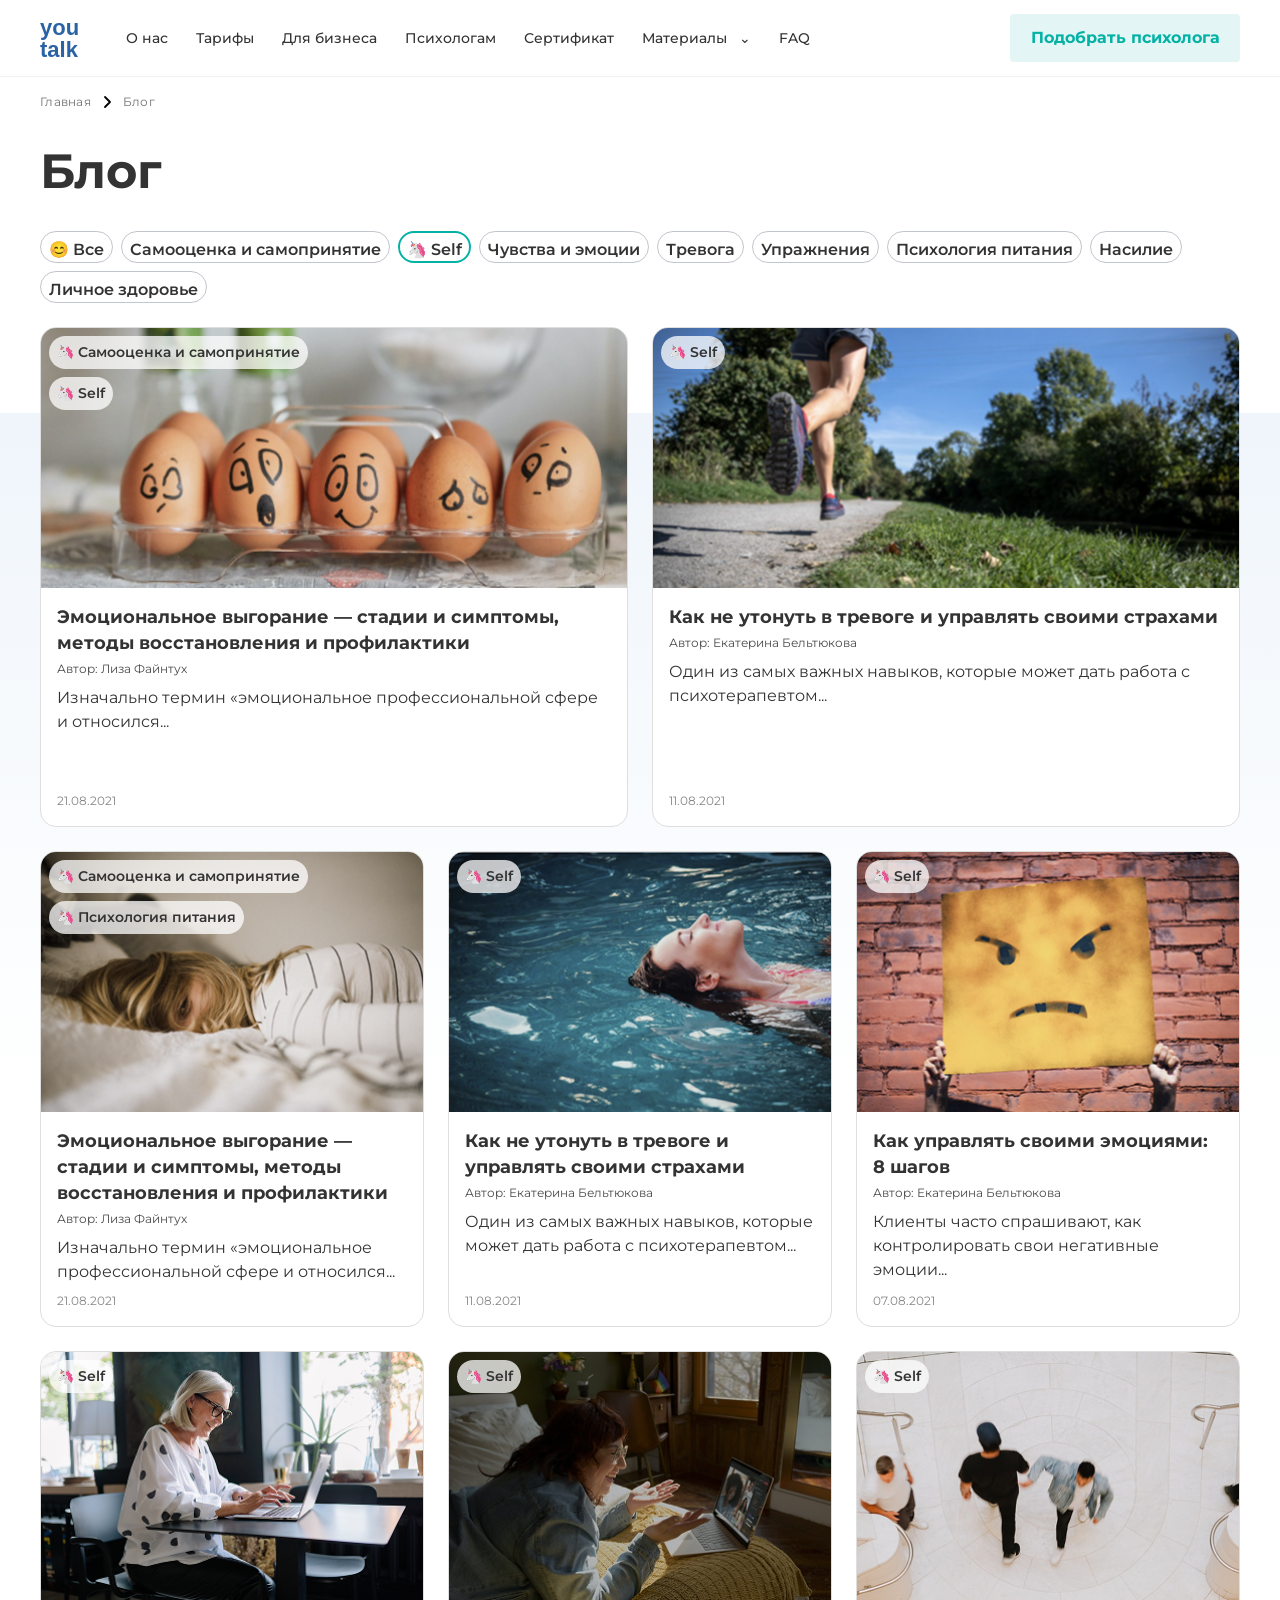
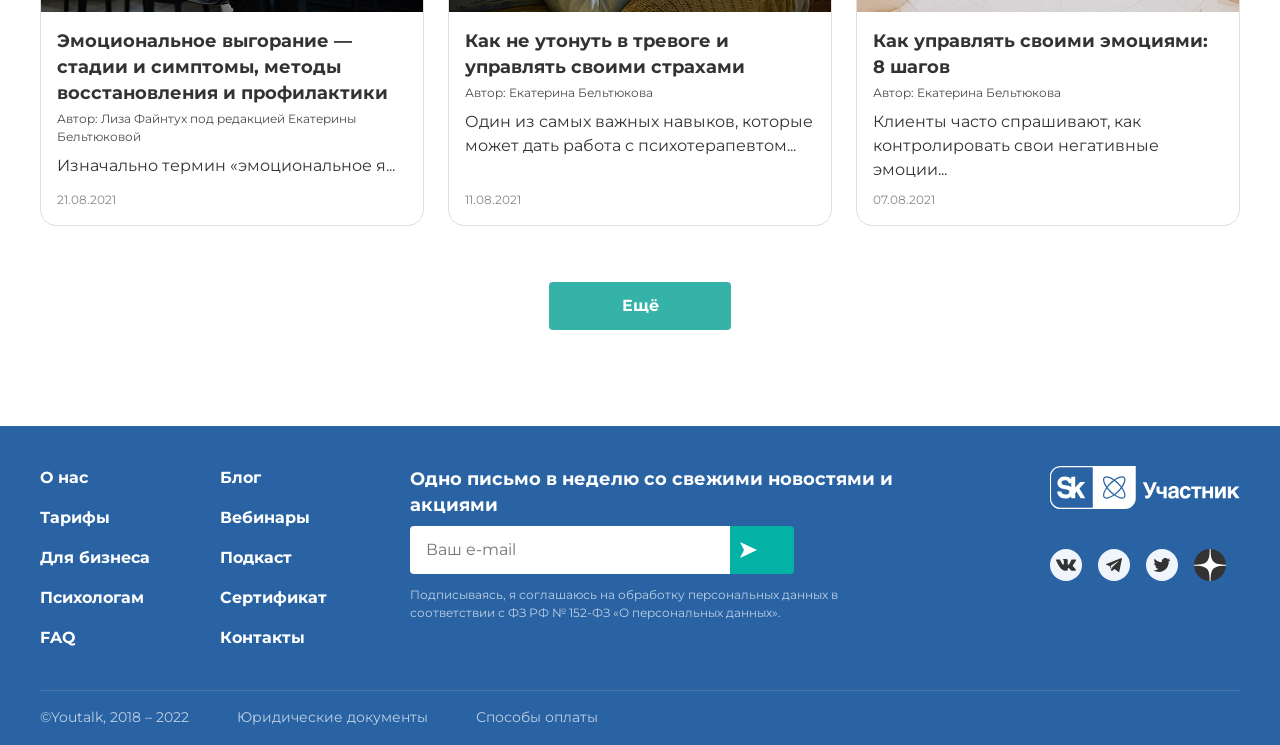
<file: index.html>
<!DOCTYPE html>
<html lang="ru">
 <head>
  <meta charset="utf-8"/>
  <meta content="width=device-width, initial-scale=1.0" name="viewport"/>
  <meta content="Блог YouTalk о психологии, самопомощи и личных границах" name="description"/>
  <title>
   YouTalk — Блог
  </title>
  <link href="styles.css" rel="stylesheet"/>
 </head>
 <body>
  <header class="header">
   <div class="header__container container">
    <a aria-label="YouTalk главная" class="header__logo" href="index.html">
     <img alt="YouTalk" src="assets/icons/logo.svg"/>
    </a>
    <nav aria-label="Основная навигация" class="header__nav">
     <ul class="header__menu">
      <li>
       <a class="header__link" href="#">
        О нас
       </a>
      </li>
      <li>
       <a class="header__link" href="#">
        Тарифы
       </a>
      </li>
      <li>
       <a class="header__link" href="#">
        Для бизнеса
       </a>
      </li>
      <li>
       <a class="header__link" href="#">
        Психологам
       </a>
      </li>
      <li>
       <a class="header__link" href="#">
        Сертификат
       </a>
      </li>
      <li>
       <a class="header__link header__link--arrow" href="#">
        Материалы
       </a>
      </li>
      <li>
       <a class="header__link" href="#">
        FAQ
       </a>
      </li>
     </ul>
    </nav>
    <button class="button button--light header__button" type="button">
     Подобрать психолога
    </button>
    <button aria-label="Открыть меню" class="burger" type="button">
     <span>
     </span>
     <span>
     </span>
     <span>
     </span>
    </button>
   </div>
  </header>
  <main class="main">
   <section aria-labelledby="blog-title" class="blog container">
    <nav aria-label="Хлебные крошки" class="breadcrumbs">
     <a href="#">
      Главная
     </a>
     <span>
     </span>
     <span>
      Блог
     </span>
    </nav>
    <h1 class="blog__title" id="blog-title">
     Блог
    </h1>
    <div aria-label="Темы статей" class="tags">
     <button class="tag" type="button">
      😊 Все
     </button>
     <button class="tag" type="button">
      Самооценка и самопринятие
     </button>
     <button class="tag tag--active" type="button">
      🦄 Self
     </button>
     <button class="tag" type="button">
      Чувства и эмоции
     </button>
     <button class="tag" type="button">
      Тревога
     </button>
     <button class="tag" type="button">
      Упражнения
     </button>
     <button class="tag" type="button">
      Психология питания
     </button>
     <button class="tag" type="button">
      Насилие
     </button>
     <button class="tag" type="button">
      Личное здоровье
     </button>
    </div>
    <section aria-label="Список статей" class="cards">
     <article class="card card--wide">
      <a class="card__image-link" href="article.html">
       <img alt="Яйца с нарисованными эмоциями" class="card__image" src="assets/img/card-eggs.png"/>
      </a>
      <div class="card__tags">
       <span>
        🦄 Самооценка и самопринятие
       </span>
       <span>
        🦄 Self
       </span>
      </div>
      <div class="card__body">
       <h2 class="card__title">
        <a href="article.html">
         Эмоциональное выгорание — стадии и симптомы, методы восстановления и профилактики
        </a>
       </h2>
       <p class="card__author">
        Автор: Лиза Файнтух
       </p>
       <p class="card__text">
        Изначально термин «эмоциональное профессиональной сфере и относился...
       </p>
       <time class="card__date" datetime="2021-08-21">
        21.08.2021
       </time>
      </div>
     </article>
     <article class="card card--wide">
      <a class="card__image-link" href="article.html">
       <img alt="Человек бежит по дороге" class="card__image" src="assets/img/card-run.png"/>
      </a>
      <div class="card__tags">
       <span>
        🦄 Self
       </span>
      </div>
      <div class="card__body">
       <h2 class="card__title">
        <a href="article.html">
         Как не утонуть в тревоге и управлять своими страхами
        </a>
       </h2>
       <p class="card__author">
        Автор: Екатерина Бельтюкова
       </p>
       <p class="card__text">
        Один из самых важных навыков, которые может дать работа с психотерапевтом...
       </p>
       <time class="card__date" datetime="2021-08-11">
        11.08.2021
       </time>
      </div>
     </article>
     <article class="card">
      <img alt="Девушка лежит на кровати" class="card__image" src="assets/img/card-sleep.png"/>
      <div class="card__tags">
       <span>
        🦄 Самооценка и самопринятие
       </span>
       <span>
        🦄 Психология питания
       </span>
      </div>
      <div class="card__body">
       <h2 class="card__title">
        <a href="article.html">
         Эмоциональное выгорание — стадии и симптомы, методы восстановления и профилактики
        </a>
       </h2>
       <p class="card__author">
        Автор: Лиза Файнтух
       </p>
       <p class="card__text">
        Изначально термин «эмоциональное профессиональной сфере и относился...
       </p>
       <time class="card__date">
        21.08.2021
       </time>
      </div>
     </article>
     <article class="card">
      <img alt="Человек лежит на воде" class="card__image" src="assets/img/card-water.png"/>
      <div class="card__tags">
       <span>
        🦄 Self
       </span>
      </div>
      <div class="card__body">
       <h2 class="card__title">
        <a href="article.html">
         Как не утонуть в тревоге и управлять своими страхами
        </a>
       </h2>
       <p class="card__author">
        Автор: Екатерина Бельтюкова
       </p>
       <p class="card__text">
        Один из самых важных навыков, которые может дать работа с психотерапевтом...
       </p>
       <time class="card__date">
        11.08.2021
       </time>
      </div>
     </article>
     <article class="card">
      <img alt="Плакат с сердитым лицом" class="card__image" src="assets/img/card-angry.png"/>
      <div class="card__tags">
       <span>
        🦄 Self
       </span>
      </div>
      <div class="card__body">
       <h2 class="card__title">
        <a href="article.html">
         Как управлять своими эмоциями: 8 шагов
        </a>
       </h2>
       <p class="card__author">
        Автор: Екатерина Бельтюкова
       </p>
       <p class="card__text">
        Клиенты часто спрашивают, как контролировать свои негативные эмоции...
       </p>
       <time class="card__date">
        07.08.2021
       </time>
      </div>
     </article>
     <article class="card">
      <img alt="Женщина работает за ноутбуком" class="card__image" src="assets/img/card-laptop.png"/>
      <div class="card__tags">
       <span>
        🦄 Self
       </span>
      </div>
      <div class="card__body">
       <h2 class="card__title">
        <a href="article.html">
         Эмоциональное выгорание — стадии и симптомы, методы восстановления и профилактики
        </a>
       </h2>
       <p class="card__author">
        Автор: Лиза Файнтух под редакцией Екатерины Бельтюковой
       </p>
       <p class="card__text">
        Изначально термин «эмоциональное я...
       </p>
       <time class="card__date">
        21.08.2021
       </time>
      </div>
     </article>
     <article class="card">
      <img alt="Онлайн-разговор по видеосвязи" class="card__image" src="assets/img/card-online.png"/>
      <div class="card__tags">
       <span>
        🦄 Self
       </span>
      </div>
      <div class="card__body">
       <h2 class="card__title">
        <a href="article.html">
         Как не утонуть в тревоге и управлять своими страхами
        </a>
       </h2>
       <p class="card__author">
        Автор: Екатерина Бельтюкова
       </p>
       <p class="card__text">
        Один из самых важных навыков, которые может дать работа с психотерапевтом...
       </p>
       <time class="card__date">
        11.08.2021
       </time>
      </div>
     </article>
     <article class="card">
      <img alt="Люди в светлом помещении" class="card__image" src="assets/img/card-people.png"/>
      <div class="card__tags">
       <span>
        🦄 Self
       </span>
      </div>
      <div class="card__body">
       <h2 class="card__title">
        <a href="article.html">
         Как управлять своими эмоциями: 8 шагов
        </a>
       </h2>
       <p class="card__author">
        Автор: Екатерина Бельтюкова
       </p>
       <p class="card__text">
        Клиенты часто спрашивают, как контролировать свои негативные эмоции...
       </p>
       <time class="card__date">
        07.08.2021
       </time>
      </div>
     </article>
    </section>
    <button class="button button--primary blog__more" type="button">
     Ещё
    </button>
   </section>
  </main>
  <footer class="footer">
   <div class="footer__container container">
    <nav aria-label="Навигация в подвале" class="footer__nav">
     <ul>
      <li>
       <a href="#">
        О нас
       </a>
      </li>
      <li>
       <a href="#">
        Тарифы
       </a>
      </li>
      <li>
       <a href="#">
        Для бизнеса
       </a>
      </li>
      <li>
       <a href="#">
        Психологам
       </a>
      </li>
      <li>
       <a href="#">
        FAQ
       </a>
      </li>
     </ul>
     <ul>
      <li>
       <a href="index.html">
        Блог
       </a>
      </li>
      <li>
       <a href="#">
        Вебинары
       </a>
      </li>
      <li>
       <a href="#">
        Подкаст
       </a>
      </li>
      <li>
       <a href="#">
        Сертификат
       </a>
      </li>
      <li>
       <a href="#">
        Контакты
       </a>
      </li>
     </ul>
    </nav>
    <section aria-labelledby="subscribe-title" class="subscribe">
     <h2 id="subscribe-title">
      Одно письмо в неделю со свежими новостями и акциями
     </h2>
     <form class="subscribe__form">
      <label class="visually-hidden" for="email">
       Ваш e-mail
      </label>
      <input id="email" placeholder="Ваш e-mail" type="email"/>
      <button aria-label="Подписаться" type="submit">
       <img alt="" src="assets/icons/send.svg"/>
      </button>
     </form>
     <p>
      Подписываясь, я соглашаюсь на обработку персональных данных в соответствии с ФЗ РФ № 152-ФЗ «О персональных данных».
     </p>
    </section>
    <div class="footer__social">
     <img alt="Sk Участник" class="footer__participant" src="assets/icons/participant-logo.svg"/>
     <div class="footer__social-list">
      <a aria-label="ВКонтакте" href="#">
       <img alt="" src="assets/icons/social-vk.svg"/>
      </a>
      <a aria-label="Telegram" href="#">
       <img alt="" src="assets/icons/social-tg.svg"/>
      </a>
      <a aria-label="Twitter" href="#">
       <img alt="" src="assets/icons/social-tw.svg"/>
      </a>
      <a aria-label="Дзен" href="#">
       <img alt="" src="assets/icons/social-dzen.svg"/>
      </a>
     </div>
    </div>
    <div class="footer__bottom">
     <span>
      ©Youtalk, 2018 – 2022
     </span>
     <a href="#">
      Юридические документы
     </a>
     <a href="#">
      Способы оплаты
     </a>
    </div>
   </div>
  </footer>
 </body>
</html>
</file>
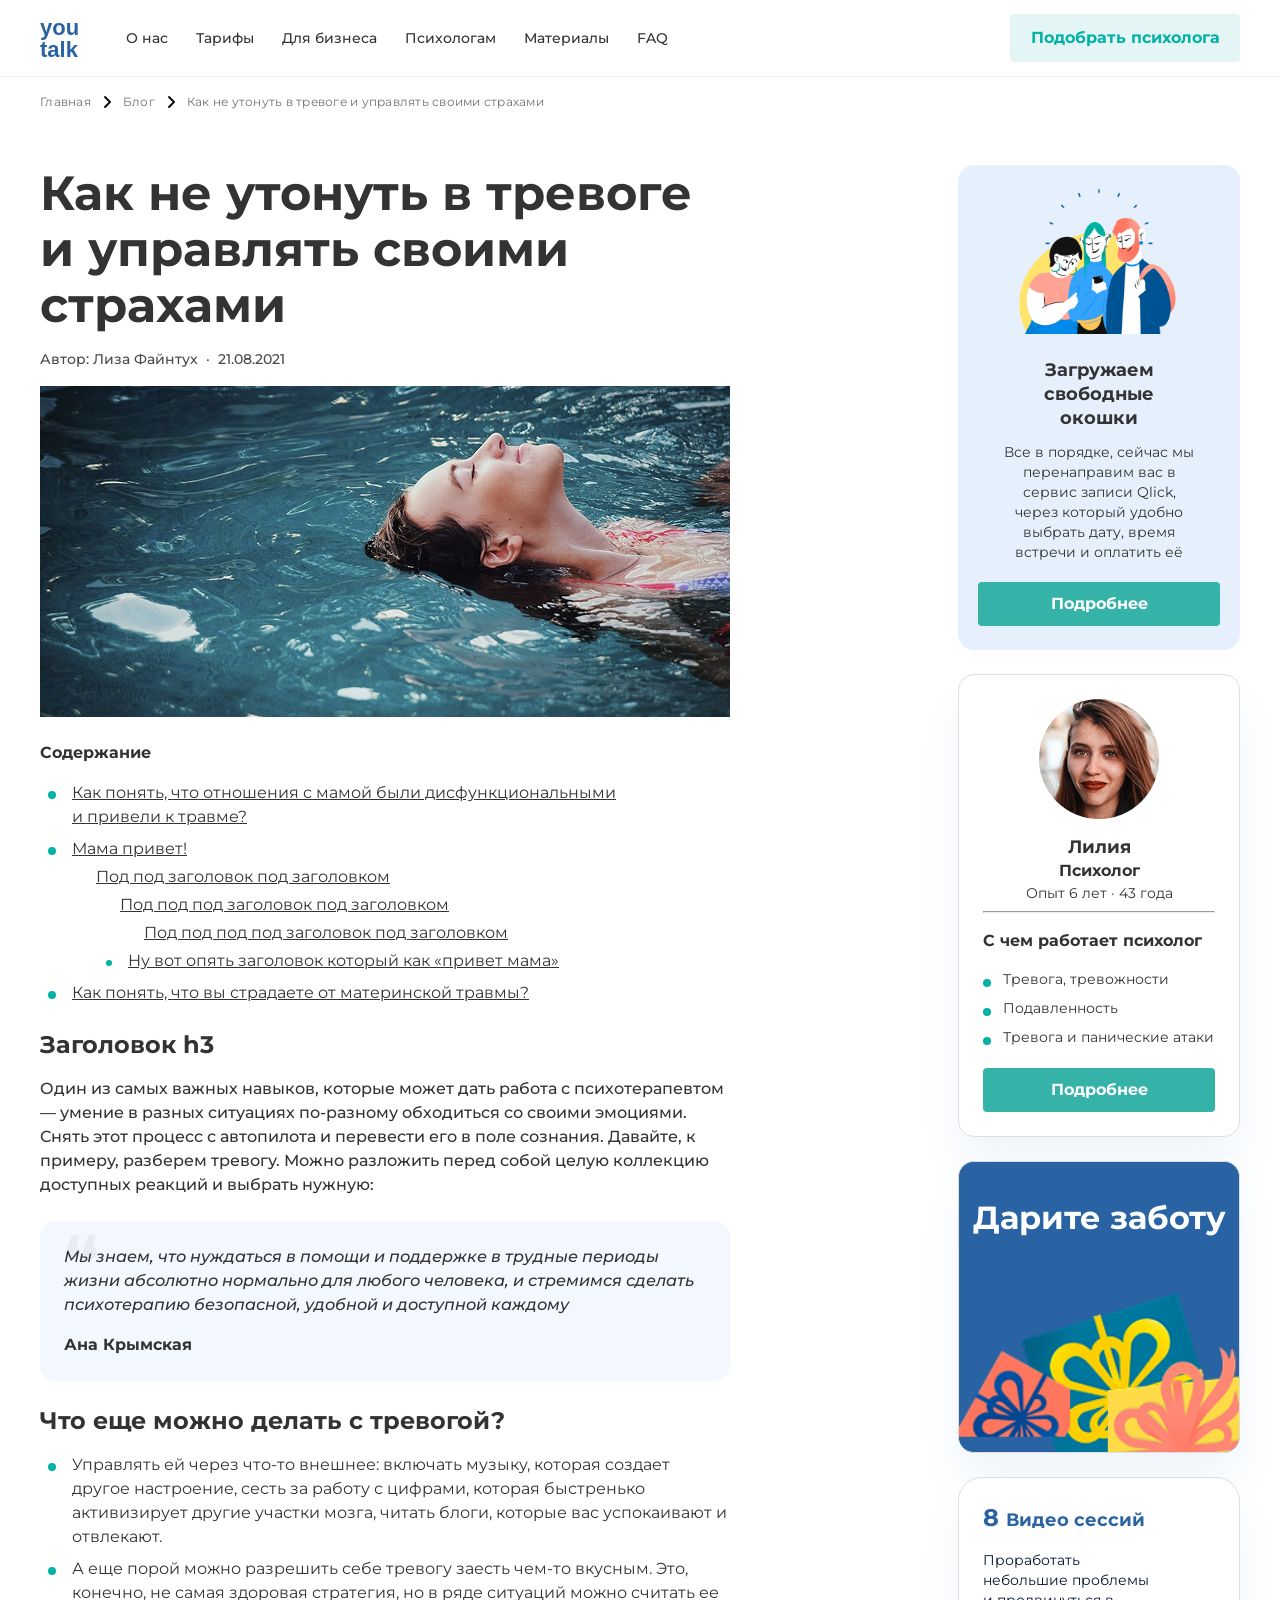
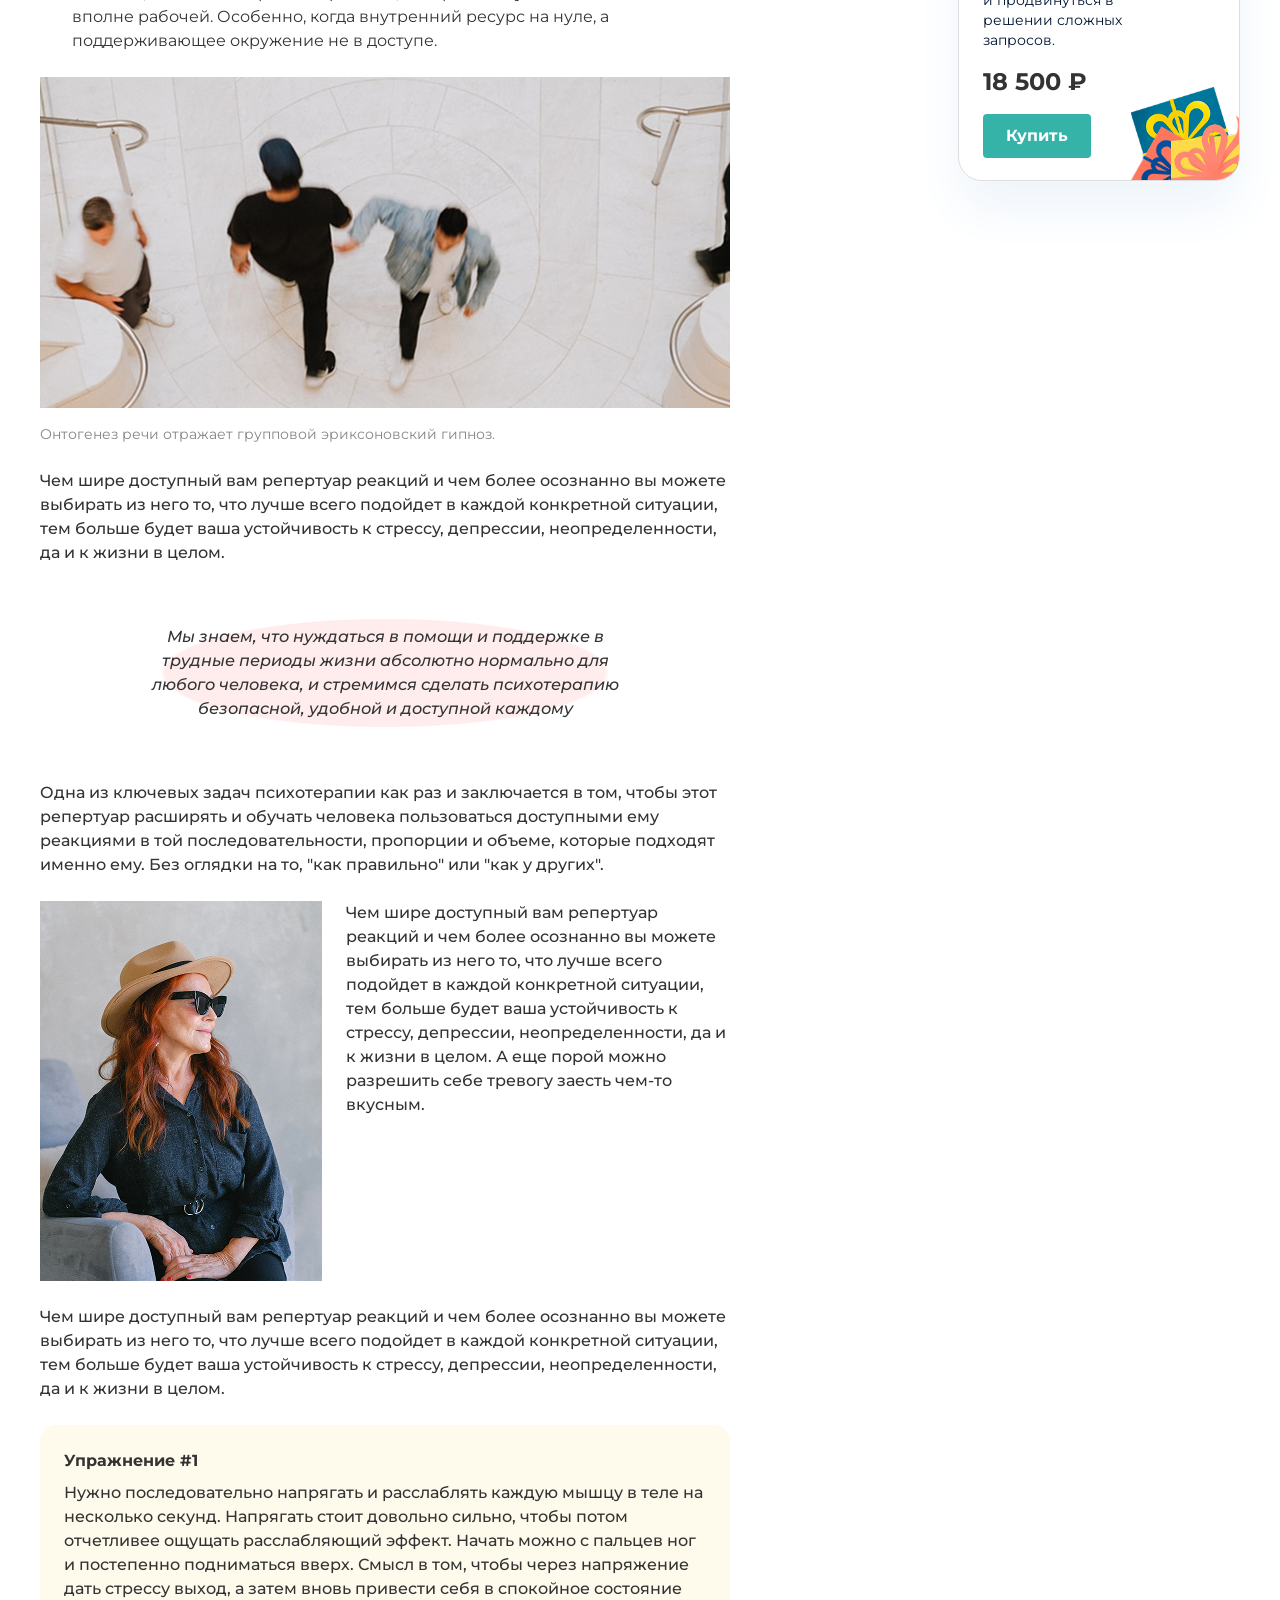
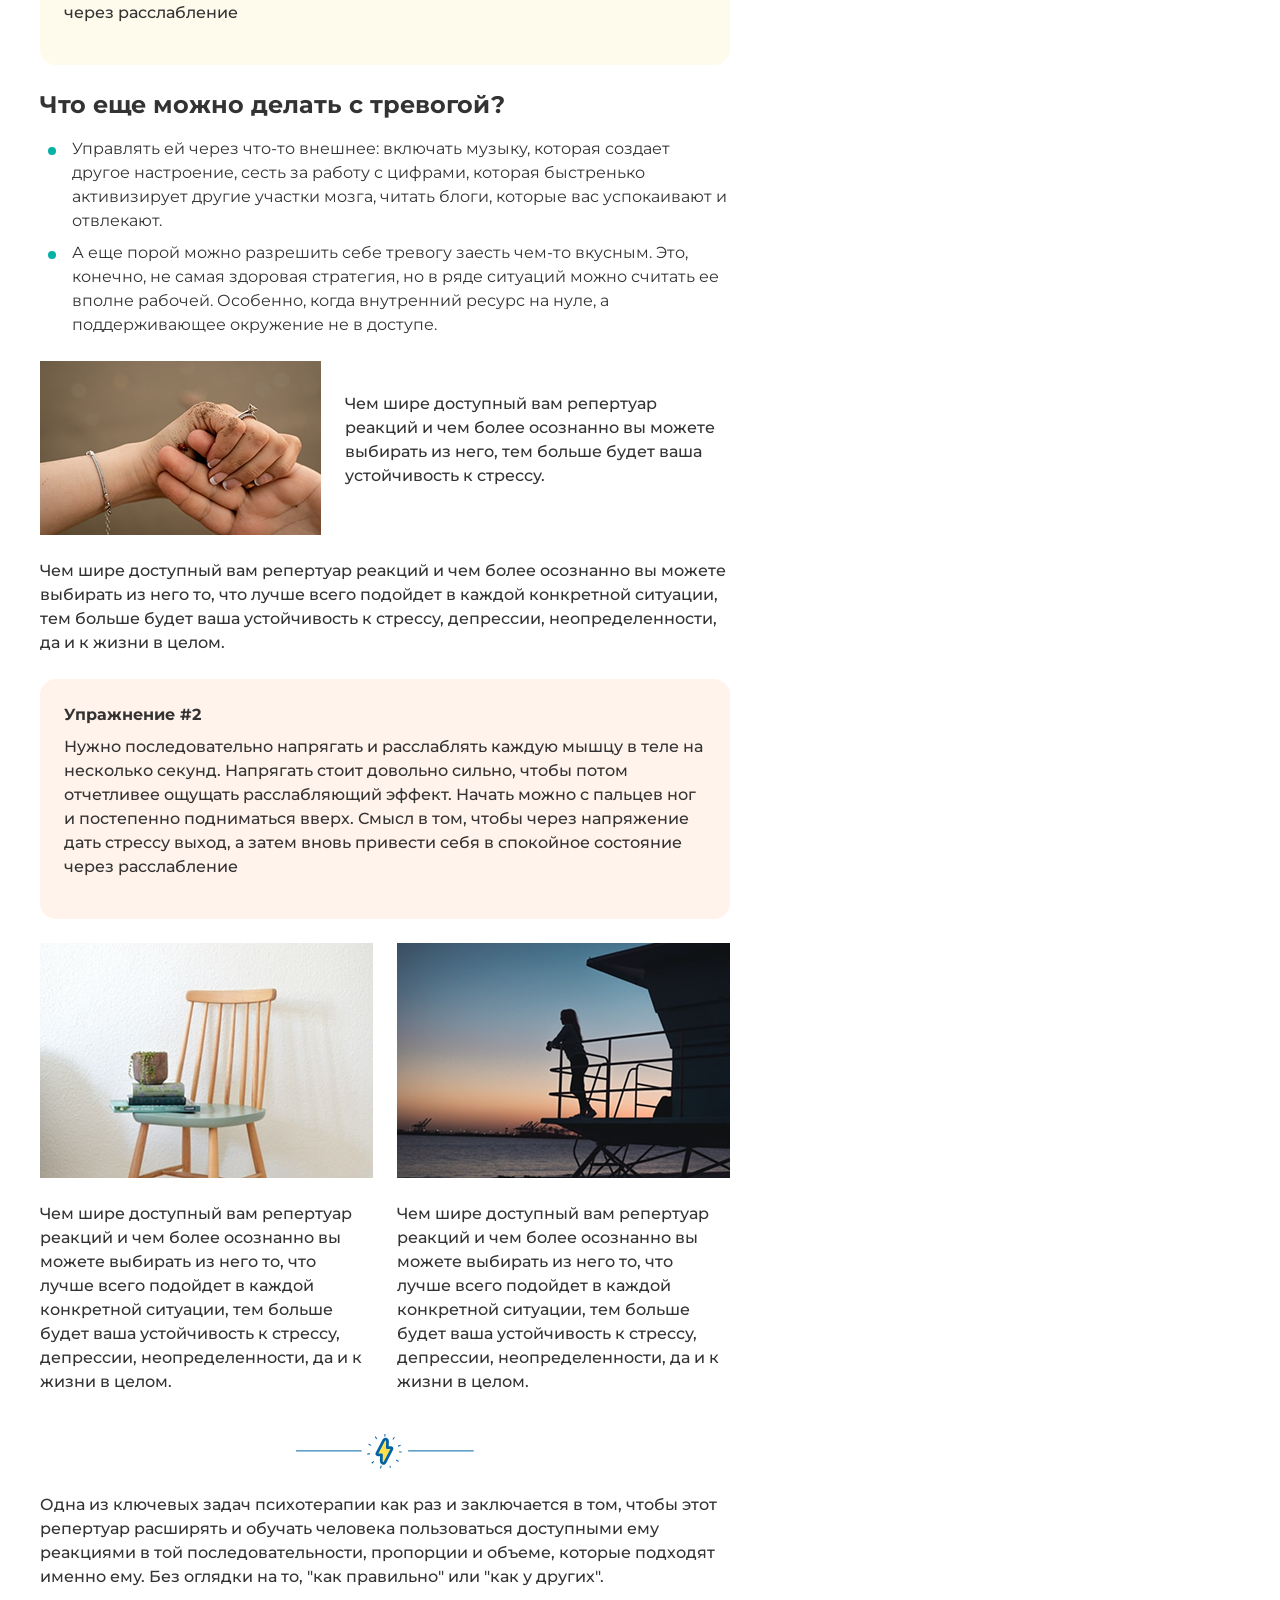
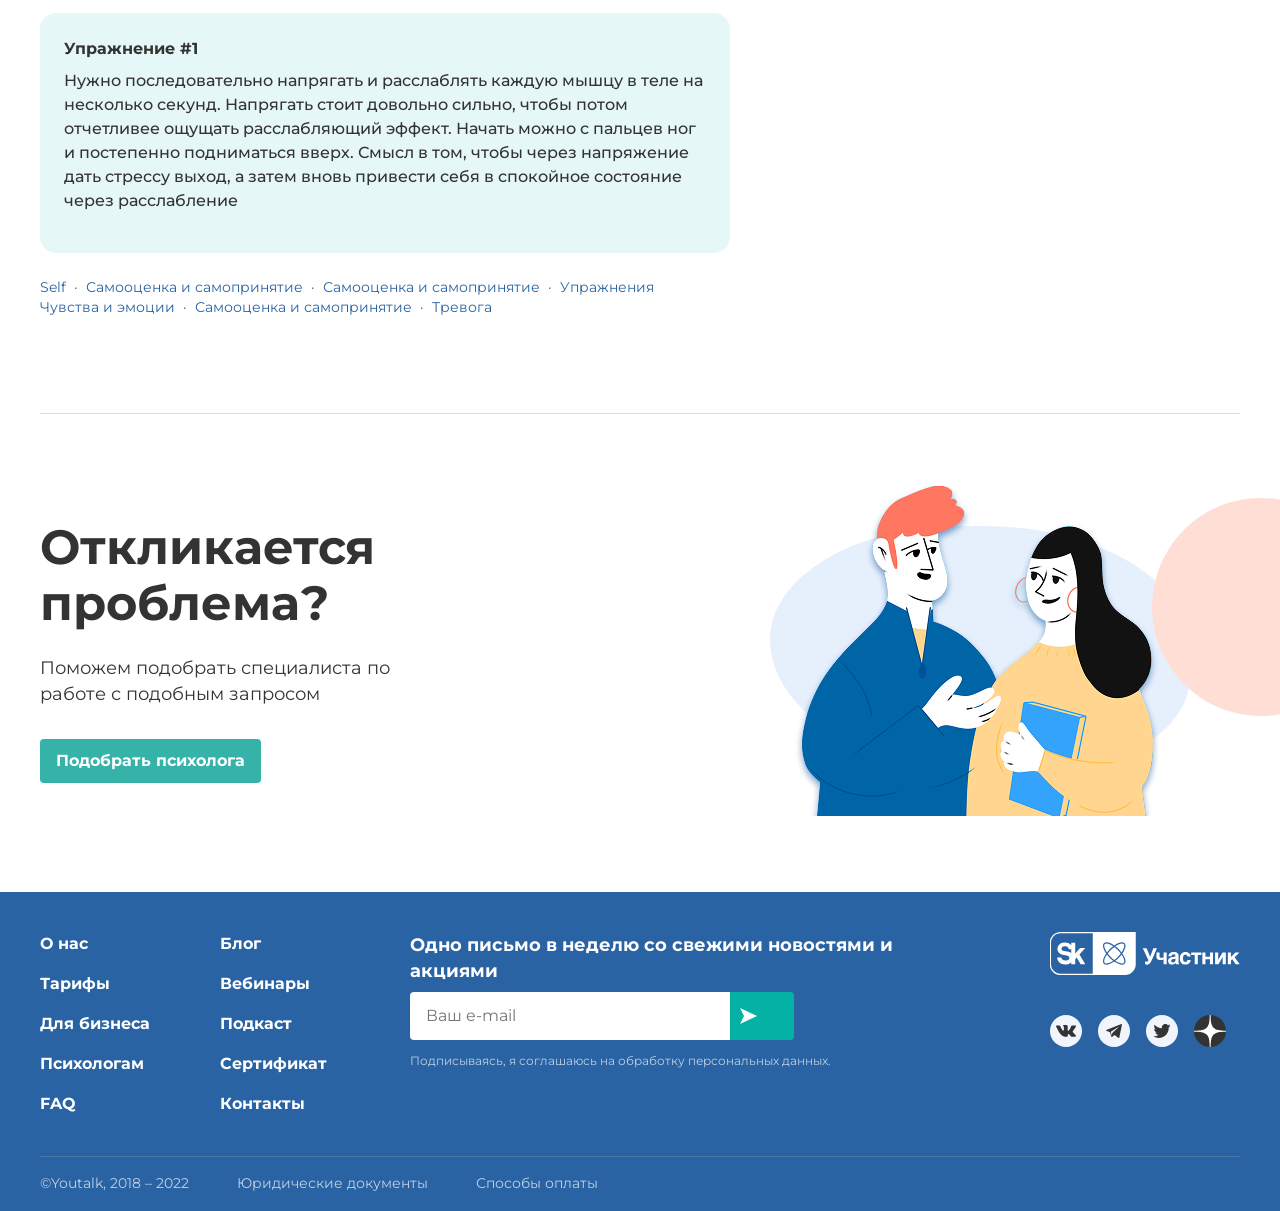
<file: article.html>
<!DOCTYPE html>
<html lang="ru">
 <head>
  <meta charset="utf-8"/>
  <meta content="width=device-width, initial-scale=1.0" name="viewport"/>
  <meta content="Статья YouTalk о тревоге и способах управлять страхами" name="description"/>
  <title>
   Как не утонуть в тревоге — YouTalk
  </title>
  <link href="styles.css" rel="stylesheet"/>
 </head>
 <body>
  <header class="header">
   <div class="header__container container">
    <a aria-label="YouTalk главная" class="header__logo" href="index.html">
     <img alt="YouTalk" src="assets/icons/logo.svg"/>
    </a>
    <nav aria-label="Основная навигация" class="header__nav">
     <ul class="header__menu">
      <li>
       <a class="header__link" href="#">
        О нас
       </a>
      </li>
      <li>
       <a class="header__link" href="#">
        Тарифы
       </a>
      </li>
      <li>
       <a class="header__link" href="#">
        Для бизнеса
       </a>
      </li>
      <li>
       <a class="header__link" href="#">
        Психологам
       </a>
      </li>
      <li>
       <a class="header__link" href="#">
        Материалы
       </a>
      </li>
      <li>
       <a class="header__link" href="#">
        FAQ
       </a>
      </li>
     </ul>
    </nav>
    <button class="button button--light header__button" type="button">
     Подобрать психолога
    </button>
    <button aria-label="Открыть меню" class="burger" type="button">
     <span>
     </span>
     <span>
     </span>
     <span>
     </span>
    </button>
   </div>
  </header>
  <main class="main article-page">
   <div class="article-layout container">
    <article class="article">
     <nav aria-label="Хлебные крошки" class="breadcrumbs">
      <a href="#">
       Главная
      </a>
      <span>
      </span>
      <a href="index.html">
       Блог
      </a>
      <span>
      </span>
      <span>
       Как не утонуть в тревоге и управлять своими страхами
      </span>
     </nav>
     <h1>
      Как не утонуть в тревоге и управлять своими страхами
     </h1>
     <p class="article__meta">
      Автор: Лиза Файнтух
      <span>
       ·
      </span>
      <time datetime="2021-08-21">
       21.08.2021
      </time>
     </p>
     <img alt="Женщина спокойно лежит на воде" class="article__hero" src="assets/img/article-hero.png"/>
     <section aria-labelledby="contents-title" class="contents">
      <h2 id="contents-title">Содержание</h2>
      <ul>
       <li><a href="#section-1">Как понять, что отношения с мамой были дисфункциональными и привели к травме?</a></li>
       <li>
        <a href="#section-2">Мама привет!</a>
        <ul>
         <a href="#section-2">Под под заголовок под заголовком</a>
         <ul>
          <a href="#section-2">Под под под заголовок под заголовком</a>
          <ul>
           <a href="#section-2">Под под под под заголовок под заголовком</a>
          </ul>
         </ul> 
         <li><a href="#section-2">Ну вот опять заголовок который как «привет мама»</a></li>
        </ul>
       </li>
       <li><a href="#section-3">Как понять, что вы страдаете от материнской травмы?</a></li>
      </ul>
     </section>
     <section class="article__section" id="section-1">
      <h2>Заголовок h3</h2>
      <p>Один из самых важных навыков, которые может дать работа с психотерапевтом — умение в разных ситуациях по-разному обходиться со своими эмоциями. Снять этот процесс с автопилота и перевести его в поле сознания. Давайте, к примеру, разберем тревогу. Можно разложить перед собой целую коллекцию доступных реакций и выбрать нужную:</p>
     </section>
     <blockquote class="quote">
      <p>Мы знаем, что нуждаться в помощи и поддержке в трудные периоды жизни абсолютно нормально для любого человека, и стремимся сделать психотерапию безопасной, удобной и доступной каждому</p>
      <cite>Ана Крымская</cite>
     </blockquote>
     <section class="article__section" id="section-2">
      <h2>Что еще можно делать с тревогой?</h2>
      <ul class="dot-list">
       <li>Управлять ей через что-то внешнее: включать музыку, которая создает другое настроение, сесть за работу с цифрами, которая быстренько активизирует другие участки мозга, читать блоги, которые вас успокаивают и отвлекают.</li>
       <li>А еще порой можно разрешить себе тревогу заесть чем-то вкусным. Это, конечно, не самая здоровая стратегия, но в ряде ситуаций можно считать ее вполне рабочей. Особенно, когда внутренний ресурс на нуле, а поддерживающее окружение не в доступе.</li>
      </ul>
      <figure>
       <img alt="Люди в просторном помещении" src="assets/img/article-people.png"/>
       <figcaption>Онтогенез речи отражает групповой эриксоновский гипноз.</figcaption>
      </figure>
      <p>Чем шире доступный вам репертуар реакций и чем более осознанно вы можете выбирать из него то, что лучше всего подойдет в каждой конкретной ситуации, тем больше будет ваша устойчивость к стрессу, депрессии, неопределенности, да и к жизни в целом.</p>
      <div class="quote quote--center">
       <p>Мы знаем, что нуждаться в помощи и поддержке в трудные периоды жизни абсолютно нормально для любого человека, и стремимся сделать психотерапию безопасной, удобной и доступной каждому</p>
      </div>
      <p>Одна из ключевых задач психотерапии как раз и заключается в том, чтобы этот репертуар расширять и обучать человека пользоваться доступными ему реакциями в той последовательности, пропорции и объеме, которые подходят именно ему. Без оглядки на то, "как правильно" или "как у других".</p>
      <div class="media-text">
       <img alt="Женщина в шляпе" src="assets/img/article-woman.png"/>
       <p>Чем шире доступный вам репертуар реакций и чем более осознанно вы можете выбирать из него то, что лучше всего подойдет в каждой конкретной ситуации, тем больше будет ваша устойчивость к стрессу, депрессии, неопределенности, да и к жизни в целом. А еще порой можно разрешить себе тревогу заесть чем-то вкусным.</p>
      </div>
      <p>Чем шире доступный вам репертуар реакций и чем более осознанно вы можете выбирать из него то, что лучше всего подойдет в каждой конкретной ситуации, тем больше будет ваша устойчивость к стрессу, депрессии, неопределенности, да и к жизни в целом.</p>
      <section class="exercise exercise--yellow">
       <h3>Упражнение #1</h3>
       <p>Нужно последовательно напрягать и расслаблять каждую мышцу в теле на несколько секунд. Напрягать стоит довольно сильно, чтобы потом отчетливее ощущать расслабляющий эффект. Начать можно с пальцев ног и постепенно подниматься вверх. Смысл в том, чтобы через напряжение дать стрессу выход, а затем вновь привести себя в спокойное состояние через расслабление</p>
      </section>
     </section>
     <section class="article__section" id="section-3">
      <h2>Что еще можно делать с тревогой?</h2>
      <ul class="dot-list">
       <li>Управлять ей через что-то внешнее: включать музыку, которая создает другое настроение, сесть за работу с цифрами, которая быстренько активизирует другие участки мозга, читать блоги, которые вас успокаивают и отвлекают.</li>
       <li>А еще порой можно разрешить себе тревогу заесть чем-то вкусным. Это, конечно, не самая здоровая стратегия, но в ряде ситуаций можно считать ее вполне рабочей. Особенно, когда внутренний ресурс на нуле, а поддерживающее окружение не в доступе.</li>
      </ul>
      <div class="media-text media-text--small">
       <img alt="Руки двух людей" src="assets/img/article-hands.png"/>
       <p>Чем шире доступный вам репертуар реакций и чем более осознанно вы можете выбирать из него, тем больше будет ваша устойчивость к стрессу.</p>
      </div>
      <p>Чем шире доступный вам репертуар реакций и чем более осознанно вы можете выбирать из него то, что лучше всего подойдет в каждой конкретной ситуации, тем больше будет ваша устойчивость к стрессу, депрессии, неопределенности, да и к жизни в целом.</p>
      <section class="exercise exercise--orange">
       <h3>Упражнение #2</h3>
       <p>Нужно последовательно напрягать и расслаблять каждую мышцу в теле на несколько секунд. Напрягать стоит довольно сильно, чтобы потом отчетливее ощущать расслабляющий эффект. Начать можно с пальцев ног и постепенно подниматься вверх. Смысл в том, чтобы через напряжение дать стрессу выход, а затем вновь привести себя в спокойное состояние через расслабление</p>
      </section>
      <div class="article-grid">
       <div>
        <img alt="Кресло с книгами" src="assets/img/article-chair.png"/>
        <p>Чем шире доступный вам репертуар реакций и чем более осознанно вы можете выбирать из него то, что лучше всего подойдет в каждой конкретной ситуации, тем больше будет ваша устойчивость к стрессу, депрессии, неопределенности, да и к жизни в целом.</p>
       </div>
       <div>
        <img alt="Силуэт у моря на закате" src="assets/img/article-sunset.png"/>
        <p>Чем шире доступный вам репертуар реакций и чем более осознанно вы можете выбирать из него то, что лучше всего подойдет в каждой конкретной ситуации, тем больше будет ваша устойчивость к стрессу, депрессии, неопределенности, да и к жизни в целом.</p>
       </div>
      </div>
      <img class="article-divider" src="assets/icons/light.svg" alt="" aria-hidden="true">
      <p>Одна из ключевых задач психотерапии как раз и заключается в том, чтобы этот репертуар расширять и обучать человека пользоваться доступными ему реакциями в той последовательности, пропорции и объеме, которые подходят именно ему. Без оглядки на то, "как правильно" или "как у других".</p>
      <section class="exercise exercise--green">
       <h3>Упражнение #1</h3>
       <p>Нужно последовательно напрягать и расслаблять каждую мышцу в теле на несколько секунд. Напрягать стоит довольно сильно, чтобы потом отчетливее ощущать расслабляющий эффект. Начать можно с пальцев ног и постепенно подниматься вверх. Смысл в том, чтобы через напряжение дать стрессу выход, а затем вновь привести себя в спокойное состояние через расслабление</p>
      </section>
      <div class="article-tags" aria-label="Теги статьи">
       <a href="#">Self</a><span>·</span><a href="#">Самооценка и самопринятие</a><span>·</span><a href="#">Самооценка и самопринятие</a><span>·</span><a href="#">Упражнения</a><br/>
       <a href="#">Чувства и эмоции</a><span>·</span><a href="#">Самооценка и самопринятие</a><span>·</span><a href="#">Тревога</a>
      </div>
     </section>
    </article>
    <aside aria-label="Дополнительная информация" class="aside">
     <section class="aside-card aside-card--blue">
      <img alt="Иллюстрация специалистов" src="assets/img/aside-loading.png"/>
      <h2>
       Загружаем свободные окошки
      </h2>
      <p>
       Все в порядке, сейчас мы перенаправим вас в сервис записи Qlick, через который удобно выбрать дату, время встречи и оплатить её
      </p>
      <button class="button button--primary">
       Подробнее
      </button>
     </section>
     <section class="aside-card psychologist">
      <img alt="Психолог Лилия" class="psychologist__avatar" src="assets/img/psychologist.png"/>
      <h2>
       Лилия
      </h2>
      <strong>
       Психолог
      </strong>
      <p>
       Опыт 6 лет · 43 года
      </p>
      <hr/>
      <h3>
       С чем работает психолог
      </h3>
      <ul class="dot-list">
       <li>
        Тревога, тревожности
       </li>
       <li>
        Подавленность
       </li>
       <li>
        Тревога и панические атаки
       </li>
      </ul>
      <button class="button button--primary">
       Подробнее
      </button>
     </section>
     <section class="aside-card aside-card--gift">
      <img alt="Подарки" src="assets/img/aside-gift.png"/>
      <h2>
       Дарите заботу
      </h2>
     </section>
     <section class="aside-card price">
      <h2>
       <span>
        8
       </span>
       Видео сессий
      </h2>
      <p>
       Проработать небольшие проблемы и продвинуться в решении сложных запросов.
      </p>
      <strong>
       18 500 ₽
      </strong>
      <button class="button button--primary">
       Купить
      </button>
      <div aria-hidden="true" class="price__gifts">
       <img alt="" class="price__gift price__gift--red" src="assets/img/price-gift-red.png"/>
       <img alt="" class="price__gift price__gift--yellow" src="assets/img/price-gift-yellow.png"/>
       <img alt="" class="price__gift price__gift--blue" src="assets/img/price-gift-blue.png"/>
      </div>
     </section>
    </aside>
   </div>
   <section class="problem container">
    <div class="problem__content">
     <h2>
      Откликается проблема?
     </h2>
     <p>
      Поможем подобрать специалиста по работе с подобным запросом
     </p>
     <button class="button button--primary">
      Подобрать психолога
     </button>
    </div>
    <div aria-hidden="true" class="problem__picture">
     <img alt="" src="assets/img/problem-people.png"/>
    </div>
   </section>
  </main>
  <footer class="footer">
   <div class="footer__container container">
    <nav aria-label="Навигация в подвале" class="footer__nav">
     <ul>
      <li>
       <a href="#">
        О нас
       </a>
      </li>
      <li>
       <a href="#">
        Тарифы
       </a>
      </li>
      <li>
       <a href="#">
        Для бизнеса
       </a>
      </li>
      <li>
       <a href="#">
        Психологам
       </a>
      </li>
      <li>
       <a href="#">
        FAQ
       </a>
      </li>
     </ul>
     <ul>
      <li>
       <a href="index.html">
        Блог
       </a>
      </li>
      <li>
       <a href="#">
        Вебинары
       </a>
      </li>
      <li>
       <a href="#">
        Подкаст
       </a>
      </li>
      <li>
       <a href="#">
        Сертификат
       </a>
      </li>
      <li>
       <a href="#">
        Контакты
       </a>
      </li>
     </ul>
    </nav>
    <section aria-labelledby="subscribe-title2" class="subscribe">
     <h2 id="subscribe-title2">
      Одно письмо в неделю со свежими новостями и акциями
     </h2>
     <form class="subscribe__form">
      <input aria-label="Ваш e-mail" placeholder="Ваш e-mail" type="email"/>
      <button aria-label="Подписаться" type="submit">
       <img alt="" src="assets/icons/send.svg"/>
      </button>
     </form>
     <p>
      Подписываясь, я соглашаюсь на обработку персональных данных.
     </p>
    </section>
    <div class="footer__social">
     <img alt="Sk Участник" class="footer__participant" src="assets/icons/participant-logo.svg"/>
     <div class="footer__social-list">
      <a aria-label="ВКонтакте" href="#">
       <img alt="" src="assets/icons/social-vk.svg"/>
      </a>
      <a aria-label="Telegram" href="#">
       <img alt="" src="assets/icons/social-tg.svg"/>
      </a>
      <a aria-label="Twitter" href="#">
       <img alt="" src="assets/icons/social-tw.svg"/>
      </a>
      <a aria-label="Дзен" href="#">
       <img alt="" src="assets/icons/social-dzen.svg"/>
      </a>
     </div>
    </div>
    <div class="footer__bottom">
     <span>
      ©Youtalk, 2018 – 2022
     </span>
     <a href="#">
      Юридические документы
     </a>
     <a href="#">
      Способы оплаты
     </a>
    </div>
   </div>
  </footer>
 </body>
</html>
</file>
<file: styles.css>
@import url('https://fonts.googleapis.com/css2?family=Montserrat:wght@400;500;600;700&display=swap');
:root {
  --primary:#03b2a5;
  --primary-2:#35b3a9;
  --blue:#2963a3;
  --text:#333;
  --muted:#868686;
  --border:#dedede;
  --bg:#eff5fb;
  --white:#fff;
  --radius:16px;
  --container:1200px
}

* {
  box-sizing:border-box
}

html {
  scroll-behavior:smooth
}

body {
  margin:0;
  font-family:Montserrat,Arial,sans-serif;
  color:var(--text);
  background:#fff;
  font-size:16px;
  line-height:1.5
}

a {
  color:inherit;
  text-decoration:none
}

a:hover,a:focus-visible {
  color:var(--primary)
}

button,a,input {
  font:inherit
}

button,a {
  cursor:pointer
}

img {
  display:block;
  max-width:100%;
  height:auto
}

.container {
  width:min(var(--container),calc(100% - 64px));
  margin-inline:auto
}

.visually-hidden {
  position:absolute;
  width:1px;
  height:1px;
  margin:-1px;
  border:0;
  padding:0;
  clip:rect(0 0 0 0);
  overflow:hidden
}

.button {
  border:0;
  border-radius:4px;
  font-weight:700;
  line-height:20px;
  transition:.2s ease
}

.button:focus-visible,.tag:focus-visible,a:focus-visible {
  outline:3px solid rgba(3,178,165,.35);
  outline-offset:3px
}

.button--light {
  background:#e3f5f5;
  color:var(--primary);
  padding:14px 20px
}

.button--primary {
  background:var(--primary-2);
  color:#fff;
  padding:12px 16px
}

.button:hover {
  transform:translateY(-1px);
  filter:brightness(.97)
}

.header {
  border-bottom:1px solid #eff2f2;
  background:#fff
}

.header__container {
  height:76px;
  display:flex;
  align-items:center;
  gap:30px
}

.header__logo img {
  width:56px
}

.header__nav {
  flex:1
}

.header__menu {
  display:flex;
  align-items:center;
  gap:28px;
  margin:0;
  padding:0;
  list-style:none
}

.header__link {
  font-size:14px;
  font-weight:500
}

.header__link--arrow::after {
  content:'⌄';
  margin-left:8px
}

.header__button {
  min-width:230px
}

.burger {
  display:none;
  width:40px;
  height:40px;
  border:0;
  background:transparent;
  padding:8px
}

.burger span {
  display:block;
  width:24px;
  height:2px;
  background:var(--primary);
  margin:5px auto;
  border-radius:3px
}

.breadcrumbs {
  display:flex;
  gap:8px;
  align-items:center;
  color:rgba(51,51,51,.7);
  font-size:12px;
  letter-spacing:.25px;
  margin-top:16px
}

.breadcrumbs span:not(:last-child)::before,.breadcrumbs a+span::before {
  content:''
}

.breadcrumbs span:not(:last-child),.breadcrumbs a+span {
  width:16px;
  height:16px;
  background:url('assets/icons/arrow.svg') center/16px no-repeat;
  color:transparent
}

.blog {
  padding-bottom:96px;
  position:relative
}

.blog::before {
  content:'';
  position:absolute;
  z-index:-1;
  left:50%;
  right:50%;
  margin-left:-50vw;
  margin-right:-50vw;
  top:320px;
  height:672px;
  background:linear-gradient(180deg,#eff5fb 0%,rgba(239,245,251,0) 100%)
}

.blog__title {
  font-size:48px;
  line-height:56px;
  margin:32px 0
}

.tags {
  display:flex;
  flex-wrap:wrap;
  gap:8px;
  margin-bottom:24px
}

.tag {
  height:32px;
  border:1px solid #c1c5cd;
  border-radius:24px;
  background:#fff;
  padding:6px 8px;
  font-weight:600;
  color:#333
}

.tag--active {
  border:2px solid var(--primary);
  padding:5px 7px
}

.cards {
  display:grid;
  grid-template-columns:repeat(6,1fr);
  gap:24px
}

.card {
  grid-column:span 2;
  background:#fff;
  border:1px solid var(--border);
  border-radius:16px;
  overflow:hidden;
  position:relative;
  min-height:475px;
  display:flex;
  flex-direction:column
}

.card--wide {
  grid-column:span 3;
  min-height:500px
}

.card__image {
  width:100%;
  height:260px;
  object-fit:cover
}

.card:not(.card--wide) .card__image {
  height:260px
}

.card__tags {
  position:absolute;
  left:8px;
  top:8px;
  display:flex;
  flex-direction:column;
  gap:8px;
  align-items:flex-start
}

.card__tags span {
  background:rgba(255,255,255,.75);
  border-radius:24px;
  padding:6px 8px;
  font-size:14px;
  font-weight:600
}

.card__body {
  padding:16px;
  display:flex;
  flex-direction:column;
  flex:1
}

.card__title {
  font-size:18px;
  line-height:26px;
  margin:0 0 4px;
  font-weight:700
}

.card__author,.card__date {
  font-size:12px;
  color:#494949;
  margin:0
}

.card__text {
  margin:8px 0;
  color:#333
}

.card__date {
  margin-top:auto;
  color:#868686
}

.blog__more {
  display:block;
  margin:56px auto 0;
  width:182px;
  height:48px
}

.footer {
  background:var(--blue);
  color:#fff
}

.footer__container {
  display:grid;
  grid-template-columns:330px minmax(300px,486px) 1fr;
  gap:40px;
  padding:40px 0 17px
}

.footer__nav {
  display:grid;
  grid-template-columns:1fr 1fr;
  gap:30px
}

.footer ul {
  padding:0;
  margin:0;
  list-style:none
}

.footer li+li {
  margin-top:16px
}

.footer a {
  font-weight:700
}

.subscribe h2 {
  font-size:18px;
  line-height:26px;
  margin:0 0 8px
}

.subscribe__form {
  display:flex;
  max-width:384px;
  height:48px;
  margin:8px 0
}

.subscribe__form input {
  flex:1;
  border:0;
  padding:14px 16px;
  border-radius:4px 0 0 4px
}

.subscribe__form button {
  width:64px;
  border:0;
  background:var(--primary);
  border-radius:0 4px 4px 0
}

.subscribe p {
  font-size:12px;
  line-height:18px;
  color:rgba(255,255,255,.7);
  max-width:486px
}

.footer__social {
  justify-self:end;
  min-width:190px
}

.footer__participant {
  width:190px;
  height:auto
}

.footer__social-list {
  display:flex;
  gap:16px;
  margin-top:40px
}

.footer__social-list a {
  display:block;
  width:32px;
  height:32px;
  border-radius:50%;
  transition:.2s ease
}

.footer__social-list a:hover,.footer__social-list a:focus-visible {
  transform:translateY(-2px);
  filter:brightness(.95)
}

.footer__social-list img {
  width:32px;
  height:32px
}

.footer__bottom {
  grid-column:1/-1;
  border-top:1px solid rgba(157,157,157,.3);
  padding-top:16px;
  display:flex;
  gap:48px;
  color:rgba(255,255,255,.7);
  font-size:14px
}

.footer__bottom a {
  font-weight:400
}

.article-page {
  overflow:hidden
}

.article-layout {
  display:grid;
  grid-template-columns:minmax(0,690px) 282px;
  gap:84px;
  padding-bottom:48px
}

.article h1 {
  font-size:48px;
  line-height:56px;
  margin:54px 0 16px
}

.article h2 {
  font-size:24px;
  line-height:32px;
  margin:24px 0 16px
}

.article p {
  font-weight:500
}

.article__meta {
  display:flex;
  gap:8px;
  align-items:center;
  color:#494949;
  font-size:14px;
  margin:0 0 24px
}

.article__meta a {
  color:var(--blue)
}

.article__hero {
  width:100%;
  height:331px;
  object-fit:cover;
  margin-bottom:24px
}

.contents h2 {
  font-size:16px;
  line-height:24px;
  margin:0 0 16px
}

.contents ul,.dot-list {
  list-style:none;
  padding:0;
  margin:0
}

.contents li,.dot-list li {
  position:relative;
  padding-left:32px;
  margin:8px 0
}

.contents li::before,.dot-list li::before {
  content:'';
  position:absolute;
  left:8px;
  top:10px;
  width:8px;
  height:8px;
  border-radius:50%;
  background:var(--primary)
}

.contents a {
  text-decoration:underline
}

.quote {
  background:#f3f7fe;
  border-radius:16px;
  padding:24px;
  margin:24px 0
}

.quote p {
  font-style:italic;
  margin:0 0 8px
}

.quote cite {
  font-style:normal;
  font-weight:700
}

.quote--center {
  background:#fff;
  text-align:center;
  position:relative
}

.quote--center::before {
  content:'“';
  position:absolute;
  left:50%;
  top:-8px;
  transform:translateX(-50%);
  font-size:64px;
  color:#f3f7fe
}

.article figure {
  margin:24px 0
}

.article figure img {
  width:100%;
  border-radius:0
}

.article figcaption {
  font-size:14px;
  color:#868686;
  margin-top:16px
}

.media-text {
  display:grid;
  grid-template-columns:282px 1fr;
  gap:24px;
  align-items:start;
  margin:24px 0
}

.media-text img {
  width:100%;
  height:380px;
  object-fit:cover
}

.exercise {
  padding:24px;
  border-radius:16px;
  margin:24px 0
}

.exercise h3 {
  font-size:16px;
  line-height:24px;
  margin:0 0 8px
}

.exercise p {
  margin:0
}

.exercise--yellow {
  background:#fefaec
}

.exercise--orange {
  background:#fff3eb
}

.exercise--green {
  background:rgba(3,178,165,.1)
}

.article-grid {
  display:grid;
  grid-template-columns:1fr 1fr;
  gap:24px;
  margin:24px 0
}

.article-grid img {
  width:100%;
  height:235px;
  object-fit:cover
}

.aside {
  padding-top:164px
}

.aside-card {
  border:1px solid var(--border);
  border-radius:16px;
  background:#fff;
  margin-bottom:24px;
  padding:24px;
  box-shadow:0 30px 50px #eff5fb
}

.aside-card h2 {
  font-size:18px;
  line-height:24px;
  text-align:center;
  margin:12px 0 8px
}

.aside-card p {
  font-size:14px;
  line-height:20px;
  text-align:center
}

.aside-card .button {
  width:100%;
  margin-top:12px
}

.aside-card--blue {
  background:#e6f0fd;
  border:0
}

.psychologist__avatar {
  width:120px;
  height:120px;
  border-radius:50%;
  object-fit:cover;
  margin:0 auto 16px
}

.psychologist strong,.psychologist h2,.psychologist p {
  text-align:center;
  display:block;
  margin:0
}

.psychologist h3 {
  font-size:16px
}

.psychologist .dot-list li {
  font-size:14px;
  padding-left:20px
}

.psychologist .dot-list li::before {
  left:0
}

.aside-card--gift {
  padding:0;
  overflow:hidden;
  background:#2963a3;
  color:#fff;
  position:relative;
  height:292px
}

.aside-card--gift img {
  width:100%;
  height:100%;
  object-fit:cover
}

.aside-card--gift h2 {
  position:absolute;
  top:24px;
  left:0;
  right:0;
  font-size:32px;
  line-height:40px;
  color:#fff
}

.price h2 {
  text-align:left;
  color:var(--blue)
}

.price h2 span {
  font-size:24px
}

.price strong {
  font-size:24px
}

.problem {
  border-top:1px solid #dedede;
  margin-top:24px;
  padding:72px 0;
  background:radial-gradient(circle at 85% 50%,#e6f0fd 0 90px,transparent 92px)
}

.problem h2 {
  font-size:48px;
  line-height:56px;
  margin:0 0 24px
}

.problem p {
  margin-bottom:32px
}

@media (max-width:1100px) {
  :root {
    --container:960px
  }

  .header__menu {
    gap:16px
  }

  .header__button {
    min-width:200px
  }

  .article-layout {
    grid-template-columns:minmax(0,714px) 222px;
    gap:24px
  }

  .aside-card {
    padding:20px
  }

  .cards {
    gap:24px
  }

  .card__image {
    height:206px
  }

  .blog::before {
    top:300px
  }

}

@media (max-width:900px) {
  .container {
    width:min(100% - 40px,728px)
  }

  .header__nav,.header__button {
    display:none
  }

  .burger {
    display:block;
    margin-left:auto
  }

  .header__container {
    height:76px
  }

  .cards {
    grid-template-columns:repeat(2,1fr)
  }

  .card,.card--wide {
    grid-column:span 1;
    min-height:446px
  }

  .card__image,.card:not(.card--wide) .card__image {
    height:206px
  }

  .article-layout {
    display:block
  }

  .aside {
    padding-top:24px;
    display:grid;
    grid-template-columns:1fr 1fr;
    gap:24px
  }

  .aside-card {
    margin:0
  }

  .article h1 {
    font-size:48px
  }

  .footer__container {
    grid-template-columns:1fr 1fr;
    gap:32px
  }

  .footer__social {
    grid-column:1/-1;
    justify-self:start
  }

  .footer__bottom {
    flex-wrap:wrap
  }

}

@media (max-width:620px) {
  .container {
    width:min(100% - 32px,374px)
  }

  .header__container {
    height:72px
  }

  .blog__title,.article h1 {
    font-size:32px;
    line-height:40px;
    margin-top:32px
  }

  .cards {
    grid-template-columns:1fr
  }

  .card,.card--wide {
    min-height:auto
  }

  .card__image,.card:not(.card--wide) .card__image {
    height:206px
  }

  .tags {
    overflow-x:auto;
    flex-wrap:nowrap;
    padding-bottom:4px
  }

  .tag {
    white-space:nowrap
  }

  .article__hero {
    height:207px
  }

  .contents li:nth-child(n+3) {
    display:none
  }

  .media-text,.article-grid {
    grid-template-columns:1fr
  }

  .media-text img {
    height:380px
  }

  .article-grid img {
    height:235px
  }

  .aside {
    grid-template-columns:1fr
  }

  .problem {
    display:none
  }

  .footer__container {
    grid-template-columns:1fr;
    padding-top:36px
  }

  .footer__nav {
    gap:24px
  }

  .footer__bottom {
    display:grid;
    gap:20px
  }

  .subscribe__form {
    max-width:100%
  }

}

@media (max-width:360px) {
  .container {
    width:min(100% - 32px,288px)
  }

  body {
    font-size:16px
  }

  .card__image,.card:not(.card--wide) .card__image {
    height:206px
  }

  .article__hero {
    height:160px
  }

  .footer__nav {
    grid-template-columns:1fr 1fr
  }

  .subscribe__form button {
    width:48px
  }

}

/* Article fixes from latest assets */ 
.article-divider {
  display:flex;
  align-items:center;
  justify-content:center;
  gap:10px;
  width:178px;
  margin:24px auto 24px;
  color:#0063a8
}

.article-divider::before,.article-divider::after {
  content:'';
  display:block;
  width:66px;
  border-top:1px solid #0063a8
}

.article-divider span {
  display:grid;
  place-items:center;
  width:32px;
  height:32px;
  border:2px dashed #0063a8;
  border-radius:50%;
  font-size:17px;
  line-height:1;
  background:#fff;
  color:#ffdf4e;
  text-shadow:0 0 0 #0063a8
}

.exercise--green p {
  font-weight:500;
  line-height:24px
}

.aside-card--blue {
  padding:24px 20px;
  background:#e6f0fd;
  border-radius:16px;
  box-shadow:none;
  text-align:center;
  overflow:hidden
}

.aside-card--blue img {
  width:181px;
  height:145px;
  object-fit:contain;
  margin:0 auto 24px
}

.aside-card--blue h2 {
  max-width:190px;
  margin:0 auto 12px;
  font-size:18px;
  line-height:24px;
  text-align:center
}

.aside-card--blue p {
  max-width:190px;
  margin:0 auto 20px;
  font-size:14px;
  line-height:20px;
  text-align:center;
  font-weight:400
}

.aside-card--blue .button {
  margin-top:0
}

.price {
  position:relative;
  min-height:304px;
  padding:24px 24px 20px;
  border-radius:24px;
  overflow:hidden;
  box-shadow:0 30px 50px #eff5fb
}

.price h2 {
  margin:0 0 16px;
  text-align:left;
  color:var(--blue);
  font-size:18px;
  line-height:26px
}

.price h2 span {
  font-size:24px;
  line-height:32px
}

.price p {
  max-width:174px;
  margin:0 0 16px;
  text-align:left;
  font-size:14px;
  line-height:20px;
  color:#011632;
  font-weight:400
}

.price strong {
  display:block;
  margin-bottom:16px;
  font-size:24px;
  line-height:32px;
  color:#333
}

.price .button {
  width:108px;
  margin:0;
  padding:12px 16px;
  position:relative;
  z-index:2
}

.price__gifts {
  position:absolute;
  right:-8px;
  bottom:-6px;
  width:126px;
  height:86px;
  pointer-events:none;
  z-index:1
}

.price__gift {
  position:absolute;
  object-fit:contain;
  max-width:none
}

.price__gift--red {
  width:88px;
  left:0;
  bottom:0
}

.price__gift--yellow {
  width:92px;
  right:-16px;
  bottom:-6px
}

.price__gift--blue {
  width:108px;
  right:8px;
  bottom:8px;
  z-index:-1
}

.problem {
  width:min(var(--container),calc(100% - 64px));
  display:grid;
  grid-template-columns:minmax(360px,1fr) minmax(320px,520px);
  align-items:center;
  gap:56px;
  border-top:1px solid #dedede;
  margin:48px auto 0;
  padding:72px 0 76px;
  background:none;
  position:relative
}

.problem::after {
  content:'';
  position:absolute;
  right:-130px;
  top:84px;
  width:218px;
  height:218px;
  border-radius:50%;
  background:#ffded6;
  z-index:-1
}

.problem h2 {
  font-size:48px;
  line-height:56px;
  max-width:350px;
  margin:0 0 24px
}

.problem p {
  max-width:350px;
  margin:0 0 32px;
  font-weight:400;
  font-size:18px;
  line-height:26px
}

.problem__picture {
  position:relative;
  min-height:330px;
  display:flex;
  align-items:center;
  justify-content:center
}

.problem__picture::before {
  content:'';
  position:absolute;
  width:420px;
  height:250px;
  border-radius:48% 52% 42% 58%;
  background:#e6f0fd;
  z-index:-1
}

.problem__picture img {
  width:min(385px,100%);
  height:auto;
  object-fit:contain
}

@media (max-width:900px) {
  .problem {
    display:none
  }

  .price {
    min-height:304px
  }

  .aside-card--blue img {
    width:230px;
    height:170px
  }

  .aside-card--blue h2,.aside-card--blue p {
    max-width:260px
  }

}

@media (max-width:620px) {
  .article-divider {
    margin:16px auto
  }

  .aside-card--blue img {
    width:220px;
    height:160px
  }

  .price {
    min-height:300px
  }

}

.price__gift--blue {
  z-index:0
}

.price__gift--red,.price__gift--yellow {
  z-index:1
}

 /* ---------- desktop 1440 ---------- */ 
.article-layout {
  display: grid;
  grid-template-columns: minmax(0, 690px) 282px;
  gap: 228px;
  align-items: start;
  padding-bottom: 48px;
}

.article {
  max-width: 690px;
}

.aside {
  width: 282px;
  padding-top: 88px;
}

.article h1 {
  font-size: 48px;
  line-height: 56px;
  margin: 54px 0 16px;
}

.article__hero {
  width: 100%;
  height: 331px;
  object-fit: cover;
  margin-bottom: 24px;
}

.article figure img {
  width: 100%;
  height: 331px;
  object-fit: cover;
}

.media-text {
  display: grid;
  grid-template-columns: 282px 1fr;
  gap: 24px;
  align-items: start;
  margin: 24px 0;
}

.media-text img {
  width: 282px;
  height: 380px;
  object-fit: cover;
}

.article-grid {
  display: grid;
  grid-template-columns: repeat(2, 1fr);
  gap: 24px;
  margin: 24px 0;
}

.article-grid img {
  width: 100%;
  height: 235px;
  object-fit: cover;
}

.contents {
  max-width: 588px;
}

.quote {
  margin: 24px 0;
}

.exercise {
  margin: 24px 0;
}

/* ---------- aside cards ---------- */ 
.aside-card {
  width: 100%;
  margin-bottom: 24px;
}

.aside-card--blue {
  padding: 24px 20px;
  background: #e6f0fd;
  border: 0;
  border-radius: 16px;
  box-shadow: none;
  text-align: center;
  overflow: hidden;
}

.aside-card--blue img {
  width: 181px;
  height: 145px;
  object-fit: contain;
  margin: 0 auto 24px;
}

.aside-card--blue h2 {
  max-width: 190px;
  margin: 0 auto 12px;
  font-size: 18px;
  line-height: 24px;
  text-align: center;
}

.aside-card--blue p {
  max-width: 190px;
  margin: 0 auto 20px;
  font-size: 14px;
  line-height: 20px;
  text-align: center;
  font-weight: 400;
}

.aside-card--blue .button {
  margin-top: 0;
}

.psychologist {
  padding: 24px;
}

.aside-card--gift {
  padding: 0;
  overflow: hidden;
  background: #2963a3;
  color: #fff;
  position: relative;
  height: 292px;
}

.aside-card--gift img {
  width: 100%;
  height: 100%;
  object-fit: cover;
}

.aside-card--gift h2 {
  position: absolute;
  top: 24px;
  left: 0;
  right: 0;
  font-size: 32px;
  line-height: 40px;
  color: #fff;
}

.price {
  position: relative;
  min-height: 304px;
  padding: 24px 24px 20px;
  border-radius: 24px;
  overflow: hidden;
  box-shadow: 0 30px 50px #eff5fb;
}

.price h2 {
  margin: 0 0 16px;
  text-align: left;
  color: var(--blue);
  font-size: 18px;
  line-height: 26px;
}

.price h2 span {
  font-size: 24px;
  line-height: 32px;
}

.price p {
  max-width: 174px;
  margin: 0 0 16px;
  text-align: left;
  font-size: 14px;
  line-height: 20px;
  color: #011632;
  font-weight: 400;
}

.price strong {
  display: block;
  margin-bottom: 16px;
  font-size: 24px;
  line-height: 32px;
  color: #333;
}

.price .button {
  width: 108px;
  margin: 0;
  padding: 12px 16px;
  position: relative;
  z-index: 2;
}

.price__gifts {
  position: absolute;
  right: -8px;
  bottom: -6px;
  width: 126px;
  height: 86px;
  pointer-events: none;
  z-index: 1;
}

.price__gift {
  position: absolute;
  object-fit: contain;
  max-width: none;
}

.price__gift--red {
  width: 88px;
  left: 0;
  bottom: 0;
  z-index: 1;
}

.price__gift--yellow {
  width: 92px;
  right: -16px;
  bottom: -6px;
  z-index: 1;
}

.price__gift--blue {
  width: 108px;
  right: 8px;
  bottom: 8px;
  z-index: 0;
}

/* ---------- divider ---------- */ .article-divider {
  display: flex;
  align-items: center;
  justify-content: center;
  gap: 10px;
  width: 178px;
  margin: 24px auto;
  color: #0063a8;
}

.article-divider::before, .article-divider::after {
  content: '';
  display: block;
  width: 66px;
  border-top: 1px solid #0063a8;
}

.article-divider span {
  display: grid;
  place-items: center;
  width: 32px;
  height: 32px;
  border: 2px dashed #0063a8;
  border-radius: 50%;
  font-size: 17px;
  line-height: 1;
  background: #fff;
  color: #ffdf4e;
  text-shadow: 0 0 0 #0063a8;
}

/* ---------- problem block ---------- */ .problem {
  width: min(var(--container), calc(100% - 64px));
  display: grid;
  grid-template-columns: minmax(360px, 1fr) minmax(320px, 520px);
  align-items: center;
  gap: 56px;
  border-top: 1px solid #dedede;
  margin: 48px auto 0;
  padding: 72px 0 76px;
  background: none;
  position: relative;
}

.problem::after {
  content: '';
  position: absolute;
  right: -130px;
  top: 84px;
  width: 218px;
  height: 218px;
  border-radius: 50%;
  background: #ffded6;
  z-index: -1;
}

.problem h2 {
  font-size: 48px;
  line-height: 56px;
  max-width: 350px;
  margin: 0 0 24px;
}

.problem p {
  max-width: 350px;
  margin: 0 0 32px;
  font-weight: 400;
  font-size: 18px;
  line-height: 26px;
}

.problem__picture {
  position: relative;
  min-height: 330px;
  display: flex;
  align-items: center;
  justify-content: center;
}

.problem__picture::before {
  content: '';
  position: absolute;
  width: 420px;
  height: 250px;
  border-radius: 48% 52% 42% 58%;
  background: #e6f0fd;
  z-index: -1;
}

.problem__picture img {
  width: min(385px, 100%);
  height: auto;
  object-fit: contain;
}

/* ---------- tablet 1024 ---------- */ 
@media (max-width: 1100px) {
  .container {
    width: calc(100% - 64px);
    max-width: 960px;
  }

  .article-layout {
    grid-template-columns: minmax(0, 714px) 222px;
    gap: 24px;
  }

  .article {
    max-width: 714px;
  }

  .aside {
    width: 222px;
    padding-top: 88px;
  }

  .article__hero,   .article figure img {
    height: 331px;
  }

  .media-text {
    grid-template-columns: 282px 1fr;
  }

  .media-text img {
    width: 282px;
    height: 380px;
  }

  .aside-card {
    padding: 20px;
  }

  .aside-card--gift {
    padding: 0;
  }

  .price {
    min-height: 304px;
    padding: 24px 20px 20px;
  }

}

/* ---------- tablet 768 ---------- */ @media (max-width: 900px) {
  .container {
    width: calc(100% - 40px);
    max-width: 728px;
  }

  .article-layout {
    display: block;
  }

  .article {
    max-width: 100%;
  }

  .aside {
    width: 100%;
    padding-top: 24px;
    display: grid;
    grid-template-columns: repeat(2, minmax(0, 1fr));
    gap: 24px;
  }

  .aside-card {
    margin: 0;
  }

  .article h1 {
    font-size: 48px;
    line-height: 56px;
  }

  .article__hero,   .article figure img {
    height: 331px;
  }

  .media-text {
    grid-template-columns: 282px 1fr;
    gap: 16px;
  }

  .article-grid {
    grid-template-columns: repeat(2, minmax(0, 1fr));
    gap: 16px;
  }

  .aside-card--blue img {
    width: 230px;
    height: 170px;
  }

  .aside-card--blue h2,   .aside-card--blue p {
    max-width: 260px;
  }

  .problem {
    display: none;
  }

}

/* ---------- mobile 414 / 320 ---------- */ 
@media (max-width: 620px) {
  .container {
    width: calc(100% - 32px);
    max-width: 374px;
  }

  .article h1 {
    font-size: 32px;
    line-height: 40px;
    margin-top: 32px;
  }

  .article h2 {
    font-size: 24px;
    line-height: 32px;
  }

  .article__hero {
    height: 207px;
  }

  .article figure img {
    height: auto;
  }

  .contents li:nth-child(n+3) {
    display: none;
  }

  .media-text {
    grid-template-columns: 1fr;
  }

  .media-text img {
    width: 100%;
    height: auto;
  }

  .article-grid {
    grid-template-columns: 1fr;
  }

  .article-grid img {
    height: auto;
  }

  .aside {
    grid-template-columns: 1fr;
  }

  .article-divider {
    margin: 16px auto;
  }

  .aside-card--blue img {
    width: 220px;
    height: 160px;
  }

  .price {
    min-height: 300px;
  }

  .problem {
    display: none;
  }

}

/* ---------- mobile 320 ---------- */ 
@media (max-width: 360px) {
  .container {
    width: calc(100% - 32px);
    max-width: 288px;
  }

  .article__hero {
    height: 160px;
  }

}

/* final article.html text/layout corrections */

.article p {
  margin: 0 0 16px;
}

.article__section {
  margin-top: 24px;
}

.contents {
  margin-bottom: 24px;
}

.contents ul ul {
  margin-top: 4px;
  padding-left: 24px;
}

.contents ul ul li {
  margin: 4px 0;
}

.contents ul ul li::before {
  width: 6px;
  height: 6px;
  left: 10px;
  top: 11px;
  background: #03b2a5;
}

.quote {
  position: relative;
}

.quote::before {
  content: '“';
  position: absolute;
  left: 24px;
  top: 6px;
  font-size: 70px;
  line-height: 1;
  color: rgba(51, 51, 51, 0.06);
  font-weight: 700;
}

.quote p,
.quote cite {
  position: relative;
  z-index: 1;
}

.quote--center {
  min-height: 168px;
  display: flex;
  align-items: center;
  justify-content: center;
  padding: 24px 102px;
  background: radial-gradient(
    ellipse at center,
    #ffeDEE 0 45%,
    transparent 46%
  );
}

.quote--center::before {
  content: '';
  display: none;
}

.quote--center p {
  max-width: 485px;
  margin: 0;
  text-align: center;
}

.media-text--small {
  grid-template-columns: 281px 1fr;
  align-items: center;
}

.media-text--small img {
  height: 174px;
}

.article-grid p {
  margin-top: 24px;
}

.article-tags {
  margin: 24px 0 0;
  color: #2963a3;
  font-size: 14px;
  line-height: 20px;
}

.article-tags a {
  color: #2963a3;
}

.article-tags span {
  color: #494949;
  margin: 0 8px;
}

@media (max-width: 620px) {
  .contents ul ul {
    display: none;
  }

  .quote--center {
    min-height: auto;
    padding: 24px;
    background: #ffedee;
  }

  .media-text--small {
    grid-template-columns: 1fr;
  }

  .media-text--small img {
    height: auto;
  }

  .article-tags {
    display: none;
  }
}
</file>
